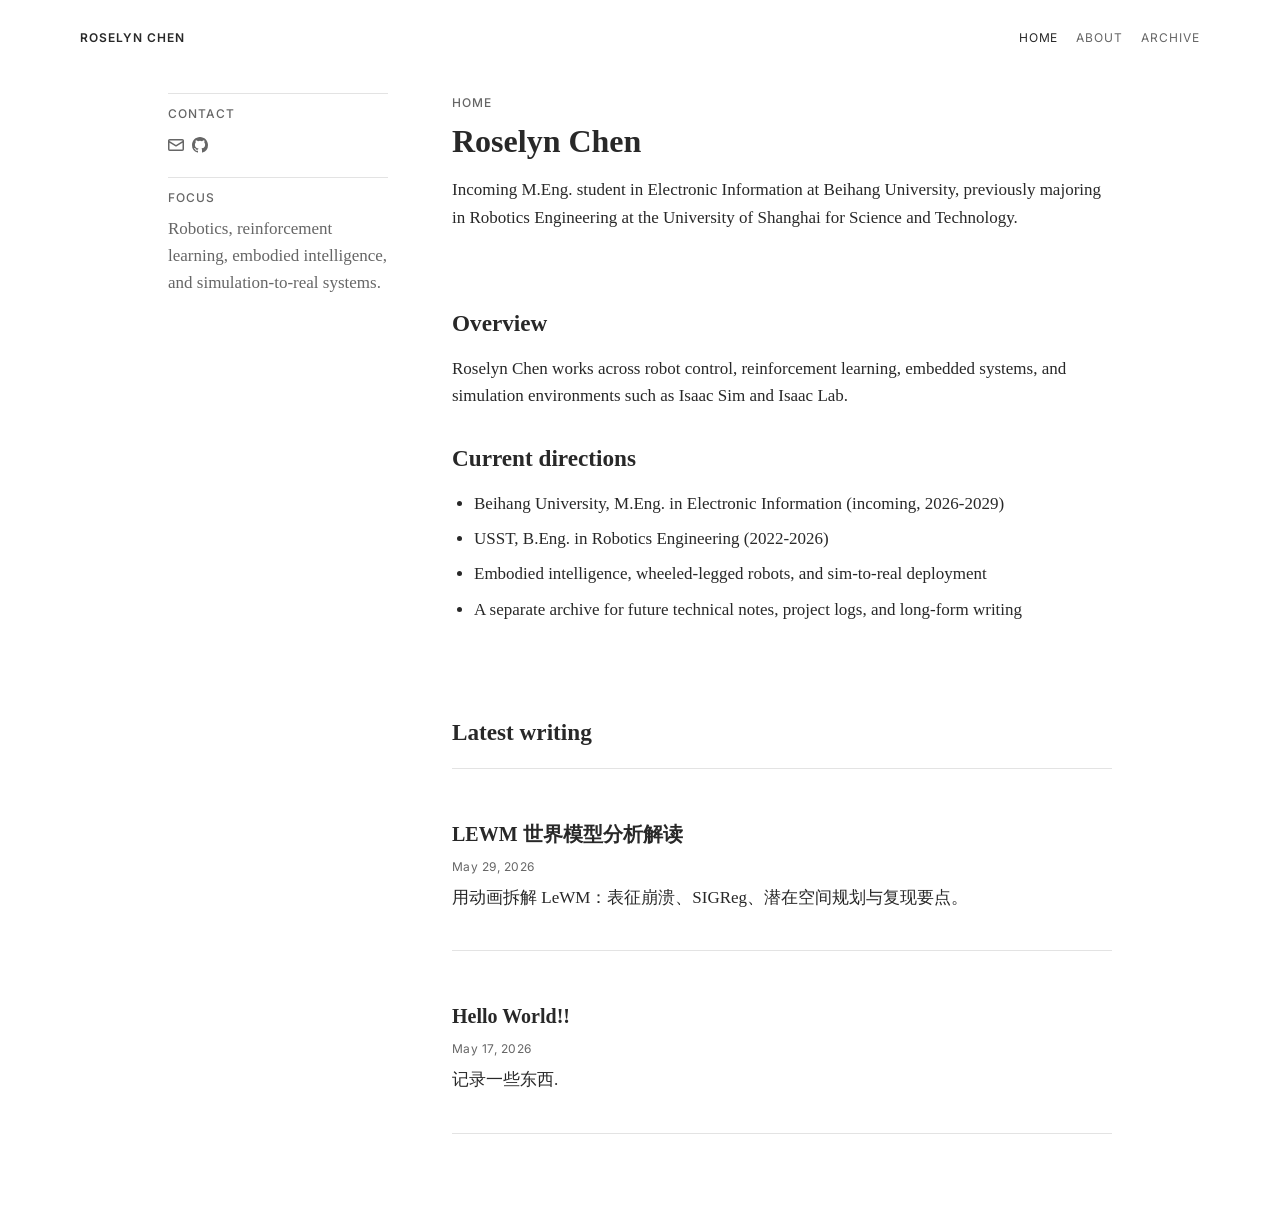
<file: index.html>
<!DOCTYPE html>
<html lang="en">
<head>
  <meta charset="UTF-8">
  <meta name="viewport" content="width=device-width, initial-scale=1.0">
  <title>Roselyn Chen</title>
  <meta
    name="description"
    content="Roselyn Chen&#x27;s personal homepage, focused on robotics, reinforcement learning, and embodied intelligence."
  >
  <link rel="preconnect" href="https://fonts.googleapis.com">
  <link rel="preconnect" href="https://fonts.gstatic.com" crossorigin>
  <link
    href="https://fonts.googleapis.com/css2?family=Inter:wght@400;500;600&display=swap"
    rel="stylesheet"
  >
  <link rel="stylesheet" href="./styles.css">
</head>
<body>
  <div class="page">
    <header class="site-header">
      <a class="brand" href="./">Roselyn Chen</a>
      <nav class="site-nav" aria-label="Primary">
        <a href="./" aria-current="page">Home</a>
        <a href="./about/">About</a>
        <a href="./archive/">Archive</a>
      </nav>
    </header>

    <main class="layout home-layout">
      <aside class="side-rail">
        <section class="rail-block">
          <p class="rail-label">Contact</p>
          <p class="rail-copy"><a href="mailto:wzzzynk@gmail.com" aria-label="Email"><svg class="icon" viewBox="0 0 16 16" width="16" height="16" fill="currentColor" aria-hidden="true"><path d="M1.75 2h12.5c.966 0 1.75.784 1.75 1.75v8.5A1.75 1.75 0 0 1 14.25 14H1.75A1.75 1.75 0 0 1 0 12.25v-8.5C0 2.784.784 2 1.75 2ZM1.5 12.251c0 .138.112.25.25.25h12.5a.25.25 0 0 0 .25-.25V5.809L8.38 9.397a.75.75 0 0 1-.76 0L1.5 5.809v6.442Zm13-8.181v-.32a.25.25 0 0 0-.25-.25H1.75a.25.25 0 0 0-.25.25v.32L8 7.88Z"/></svg></a> <a href="https://github.com/rosay4" aria-label="GitHub"><svg class="icon" viewBox="0 0 16 16" width="16" height="16" fill="currentColor" aria-hidden="true"><path d="M8 0C3.58 0 0 3.58 0 8a8 8 0 0 0 5.47 7.59c.4.07.55-.17.55-.38 0-.19-.01-.82-.01-1.49-2.01.37-2.53-.49-2.69-.94-.09-.23-.48-.94-.82-1.13-.28-.15-.68-.52-.01-.53.63-.01 1.08.58 1.23.82.72 1.21 1.87.87 2.33.66.07-.52.28-.87.51-1.07-1.78-.2-3.64-.89-3.64-3.95 0-.87.31-1.59.82-2.15-.08-.2-.36-1.02.08-2.12 0 0 .67-.21 2.2.82a7.63 7.63 0 0 1 4 0c1.53-1.04 2.2-.82 2.2-.82.44 1.1.16 1.92.08 2.12.51.56.82 1.27.82 2.15 0 3.07-1.87 3.75-3.65 3.95.29.25.54.73.54 1.48 0 1.07-.01 1.93-.01 2.2 0 .21.15.46.55.38A8.01 8.01 0 0 0 16 8c0-4.42-3.58-8-8-8z"/></svg></a></p>
        </section>

        <section class="rail-block">
          <p class="rail-label">Focus</p>
          <p class="rail-copy">Robotics, reinforcement learning, embodied intelligence, and simulation-to-real systems.</p>
        </section>
      </aside>

      <div class="content">
        <section class="home-intro">
          <p class="eyebrow">Home</p>
          <h1>Roselyn Chen</h1>
          <p class="intro-lead">Incoming M.Eng. student in Electronic Information at Beihang University, previously majoring in Robotics Engineering at the University of Shanghai for Science and Technology.</p>
        </section>

        <section class="tm-article-body page-markdown-body">
          <h2 id="overview">Overview</h2>
          <p>Roselyn Chen works across robot control, reinforcement learning, embedded systems, and simulation environments such as Isaac Sim and Isaac Lab.</p>
          <h2 id="current-directions">Current directions</h2>
          <ul><li>Beihang University, M.Eng. in Electronic Information (incoming, 2026-2029)</li><li>USST, B.Eng. in Robotics Engineering (2022-2026)</li><li>Embodied intelligence, wheeled-legged robots, and sim-to-real deployment</li><li>A separate archive for future technical notes, project logs, and long-form writing</li></ul>
        </section>

        <section class="tm-article-body tm-archive-list home-latest">
          <h2>Latest writing</h2>
          <article class="tm-list-item compact-post">
            <h3><a href="./archive/lewm-world-model/">LEWM 世界模型分析解读</a></h3>
            <div class="post-meta-line">
              <span>May 29, 2026</span>
              <span></span>
            </div>
            <p>用动画拆解 LeWM：表征崩溃、SIGReg、潜在空间规划与复现要点。</p>
          </article>
          <article class="tm-list-item compact-post">
            <h3><a href="./archive/hello-world/">Hello World!!</a></h3>
            <div class="post-meta-line">
              <span>May 17, 2026</span>
              <span></span>
            </div>
            <p>记录一些东西.</p>
          </article>
        </section>
      </div>
    </main>
  </div>
</body>
</html>
</file>
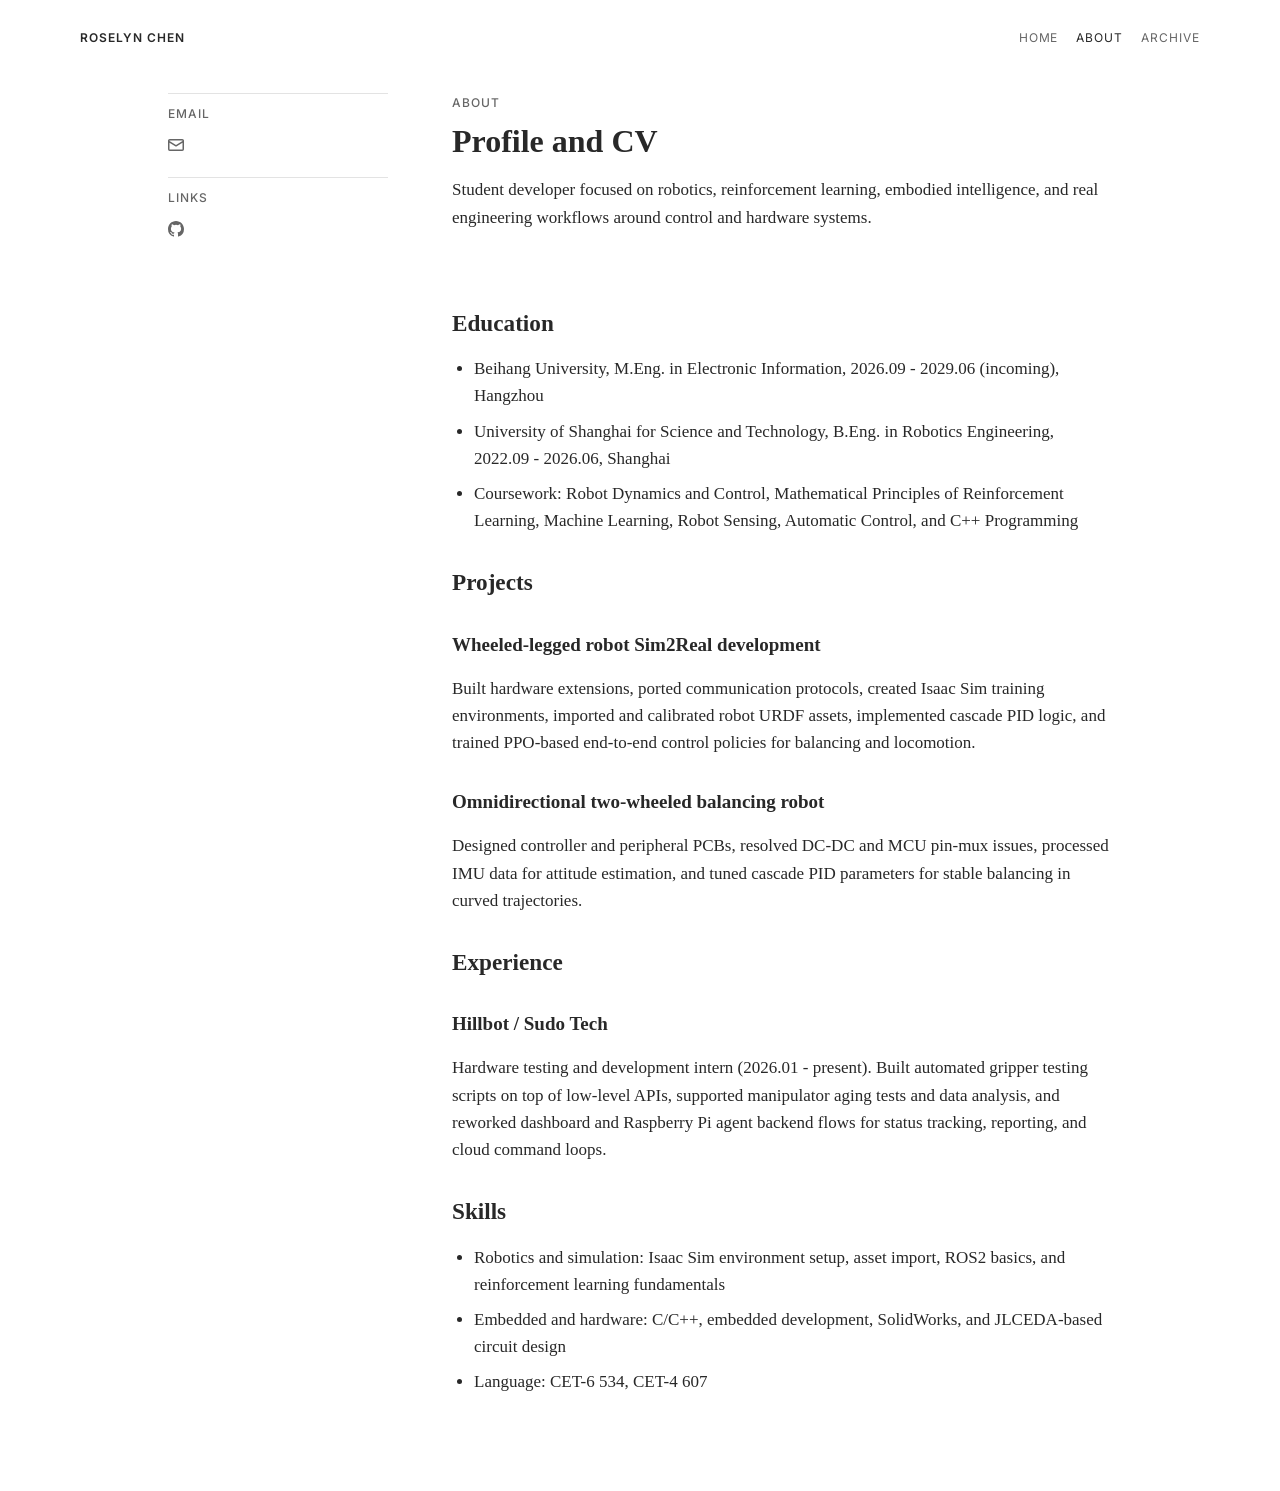
<file: about/index.html>
<!DOCTYPE html>
<html lang="en">
<head>
  <meta charset="UTF-8">
  <meta name="viewport" content="width=device-width, initial-scale=1.0">
  <title>Roselyn Chen | About</title>
  <meta
    name="description"
    content="About Roselyn Chen: education, projects, work experience, and skills."
  >
  <link rel="preconnect" href="https://fonts.googleapis.com">
  <link rel="preconnect" href="https://fonts.gstatic.com" crossorigin>
  <link
    href="https://fonts.googleapis.com/css2?family=Inter:wght@400;500;600&display=swap"
    rel="stylesheet"
  >
  <link rel="stylesheet" href="../styles.css">
</head>
<body>
  <div class="page">
    <header class="site-header">
      <a class="brand" href="../">Roselyn Chen</a>
      <nav class="site-nav" aria-label="Primary">
        <a href="../">Home</a>
        <a href="../about/" aria-current="page">About</a>
        <a href="../archive/">Archive</a>
      </nav>
    </header>

    <main class="layout home-layout">
      <aside class="side-rail">
        <section class="rail-block">
          <p class="rail-label">Email</p>
          <p class="rail-copy"><a href="mailto:wzzzynk@gmail.com" aria-label="Email"><svg class="icon" viewBox="0 0 16 16" width="16" height="16" fill="currentColor" aria-hidden="true"><path d="M1.75 2h12.5c.966 0 1.75.784 1.75 1.75v8.5A1.75 1.75 0 0 1 14.25 14H1.75A1.75 1.75 0 0 1 0 12.25v-8.5C0 2.784.784 2 1.75 2ZM1.5 12.251c0 .138.112.25.25.25h12.5a.25.25 0 0 0 .25-.25V5.809L8.38 9.397a.75.75 0 0 1-.76 0L1.5 5.809v6.442Zm13-8.181v-.32a.25.25 0 0 0-.25-.25H1.75a.25.25 0 0 0-.25.25v.32L8 7.88Z"/></svg></a></p>
        </section>

        <section class="rail-block">
          <p class="rail-label">Links</p>
          <p class="rail-copy"><a href="https://github.com/rosay4" aria-label="GitHub"><svg class="icon" viewBox="0 0 16 16" width="16" height="16" fill="currentColor" aria-hidden="true"><path d="M8 0C3.58 0 0 3.58 0 8a8 8 0 0 0 5.47 7.59c.4.07.55-.17.55-.38 0-.19-.01-.82-.01-1.49-2.01.37-2.53-.49-2.69-.94-.09-.23-.48-.94-.82-1.13-.28-.15-.68-.52-.01-.53.63-.01 1.08.58 1.23.82.72 1.21 1.87.87 2.33.66.07-.52.28-.87.51-1.07-1.78-.2-3.64-.89-3.64-3.95 0-.87.31-1.59.82-2.15-.08-.2-.36-1.02.08-2.12 0 0 .67-.21 2.2.82a7.63 7.63 0 0 1 4 0c1.53-1.04 2.2-.82 2.2-.82.44 1.1.16 1.92.08 2.12.51.56.82 1.27.82 2.15 0 3.07-1.87 3.75-3.65 3.95.29.25.54.73.54 1.48 0 1.07-.01 1.93-.01 2.2 0 .21.15.46.55.38A8.01 8.01 0 0 0 16 8c0-4.42-3.58-8-8-8z"/></svg></a></p>
        </section>
      </aside>

      <div class="content">
        <section class="home-intro">
          <p class="eyebrow">About</p>
          <h1>Profile and CV</h1>
          <p class="intro-lead">Student developer focused on robotics, reinforcement learning, embodied intelligence, and real engineering workflows around control and hardware systems.</p>
        </section>

        <section class="tm-article-body page-markdown-body">
          <h2 id="education">Education</h2>
          <ul><li>Beihang University, M.Eng. in Electronic Information, 2026.09 - 2029.06 (incoming), Hangzhou</li><li>University of Shanghai for Science and Technology, B.Eng. in Robotics Engineering, 2022.09 - 2026.06, Shanghai</li><li>Coursework: Robot Dynamics and Control, Mathematical Principles of Reinforcement Learning, Machine Learning, Robot Sensing, Automatic Control, and C++ Programming</li></ul>
          <h2 id="projects">Projects</h2>
          <h3 id="wheeled-legged-robot-sim2real-development">Wheeled-legged robot Sim2Real development</h3>
          <p>Built hardware extensions, ported communication protocols, created Isaac Sim training environments, imported and calibrated robot URDF assets, implemented cascade PID logic, and trained PPO-based end-to-end control policies for balancing and locomotion.</p>
          <h3 id="omnidirectional-two-wheeled-balancing-robot">Omnidirectional two-wheeled balancing robot</h3>
          <p>Designed controller and peripheral PCBs, resolved DC-DC and MCU pin-mux issues, processed IMU data for attitude estimation, and tuned cascade PID parameters for stable balancing in curved trajectories.</p>
          <h2 id="experience">Experience</h2>
          <h3 id="hillbot-sudo-tech">Hillbot / Sudo Tech</h3>
          <p>Hardware testing and development intern (2026.01 - present). Built automated gripper testing scripts on top of low-level APIs, supported manipulator aging tests and data analysis, and reworked dashboard and Raspberry Pi agent backend flows for status tracking, reporting, and cloud command loops.</p>
          <h2 id="skills">Skills</h2>
          <ul><li>Robotics and simulation: Isaac Sim environment setup, asset import, ROS2 basics, and reinforcement learning fundamentals</li><li>Embedded and hardware: C/C++, embedded development, SolidWorks, and JLCEDA-based circuit design</li><li>Language: CET-6 534, CET-4 607</li></ul>
        </section>

      </div>
    </main>
  </div>
</body>
</html>
</file>
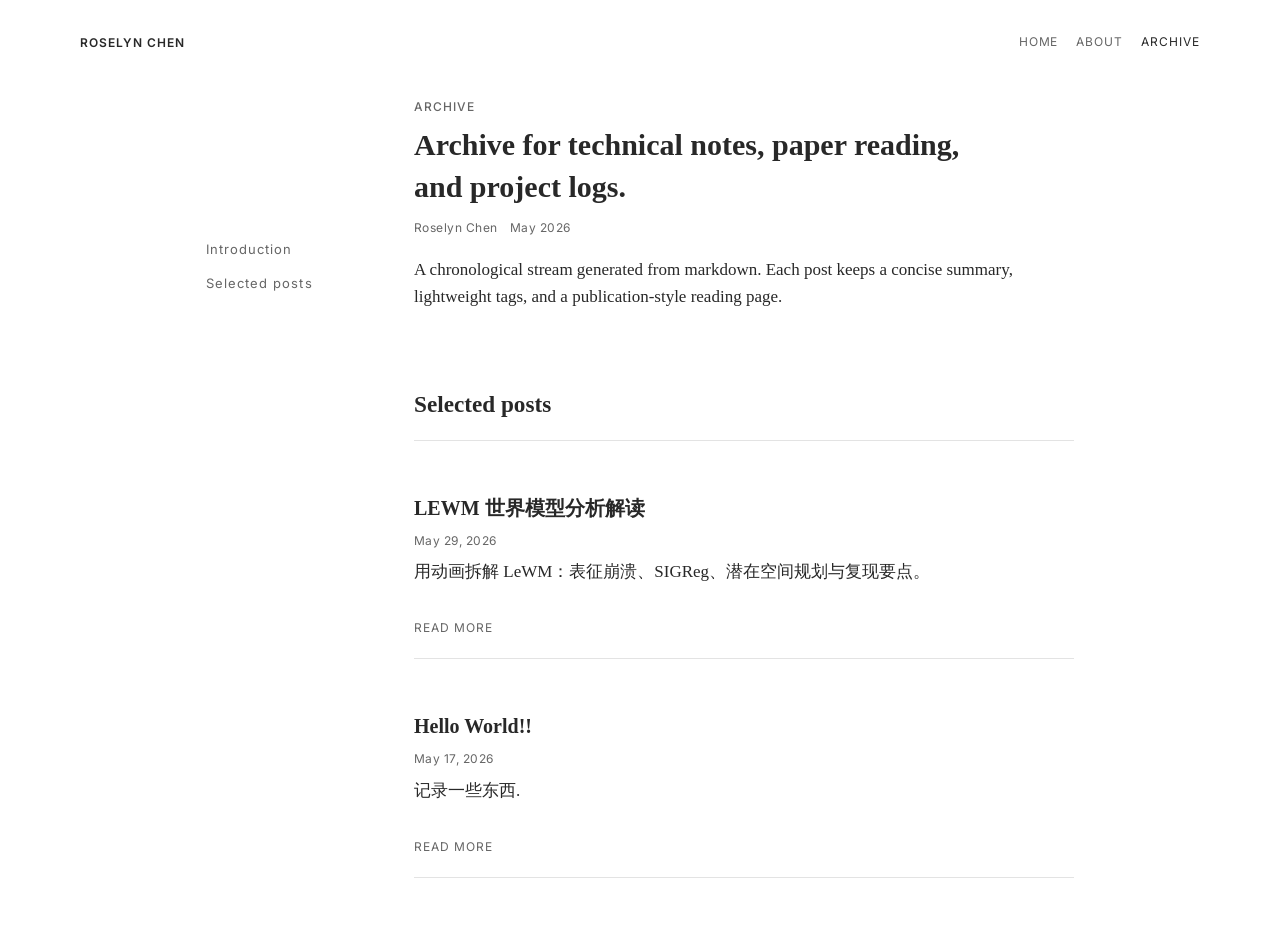
<file: archive/index.html>
<!DOCTYPE html>
<html lang="en">
<head>
  <meta charset="UTF-8">
  <meta name="viewport" content="width=device-width, initial-scale=1.0">
  <title>Roselyn Chen | Archive</title>
  <meta
    name="description"
    content="Archive for future writing, project notes, and technical posts generated from markdown."
  >
  <link rel="preconnect" href="https://fonts.googleapis.com">
  <link rel="preconnect" href="https://fonts.gstatic.com" crossorigin>
  <link
    href="https://fonts.googleapis.com/css2?family=Inter:wght@400;500;600&display=swap"
    rel="stylesheet"
  >
  <link rel="stylesheet" href="../styles.css">
</head>
<body>
  <div class="page page-article-ref">
    <header class="tm-header">
      <div class="tm-header-left">
        <a class="tm-wordmark" href="../">Roselyn Chen</a>
      </div>
      <nav class="tm-top-nav" aria-label="Primary">
        <a href="../">Home</a>
        <a href="../about/">About</a>
        <a href="./" aria-current="page">Archive</a>
      </nav>
    </header>

    <main class="tm-main">
      <aside class="tm-toc" aria-label="On this page">
        <a href="#archive-top">Introduction</a>
        <a href="#selected-posts">Selected posts</a>
      </aside>

      <div class="tm-content">
        <section id="archive-top" class="tm-hero">
          <p class="tm-kicker">Archive</p>
          <h1>Archive for technical notes, paper reading, and project logs.</h1>
          <div class="tm-meta">
            <span>Roselyn Chen</span>
            <span>May 2026</span>
          </div>
          <p class="tm-intro">
            A chronological stream generated from markdown. Each post keeps a concise summary, lightweight tags, and a publication-style reading page.
          </p>
        </section>

        <section id="selected-posts" class="tm-article-body tm-archive-list">
          <h2>Selected posts</h2>
          <article class="tm-list-item">
            <h3><a href="./lewm-world-model/">LEWM 世界模型分析解读</a></h3>
            <div class="post-meta-line">
              <span>May 29, 2026</span>
              <span></span>
            </div>
            <p>用动画拆解 LeWM：表征崩溃、SIGReg、潜在空间规划与复现要点。</p>
            <a class="read-more" href="./lewm-world-model/">Read More</a>
          </article>

          <article class="tm-list-item">
            <h3><a href="./hello-world/">Hello World!!</a></h3>
            <div class="post-meta-line">
              <span>May 17, 2026</span>
              <span></span>
            </div>
            <p>记录一些东西.</p>
            <a class="read-more" href="./hello-world/">Read More</a>
          </article>
        </section>
      </div>
    </main>
  </div>
</body>
</html>
</file>
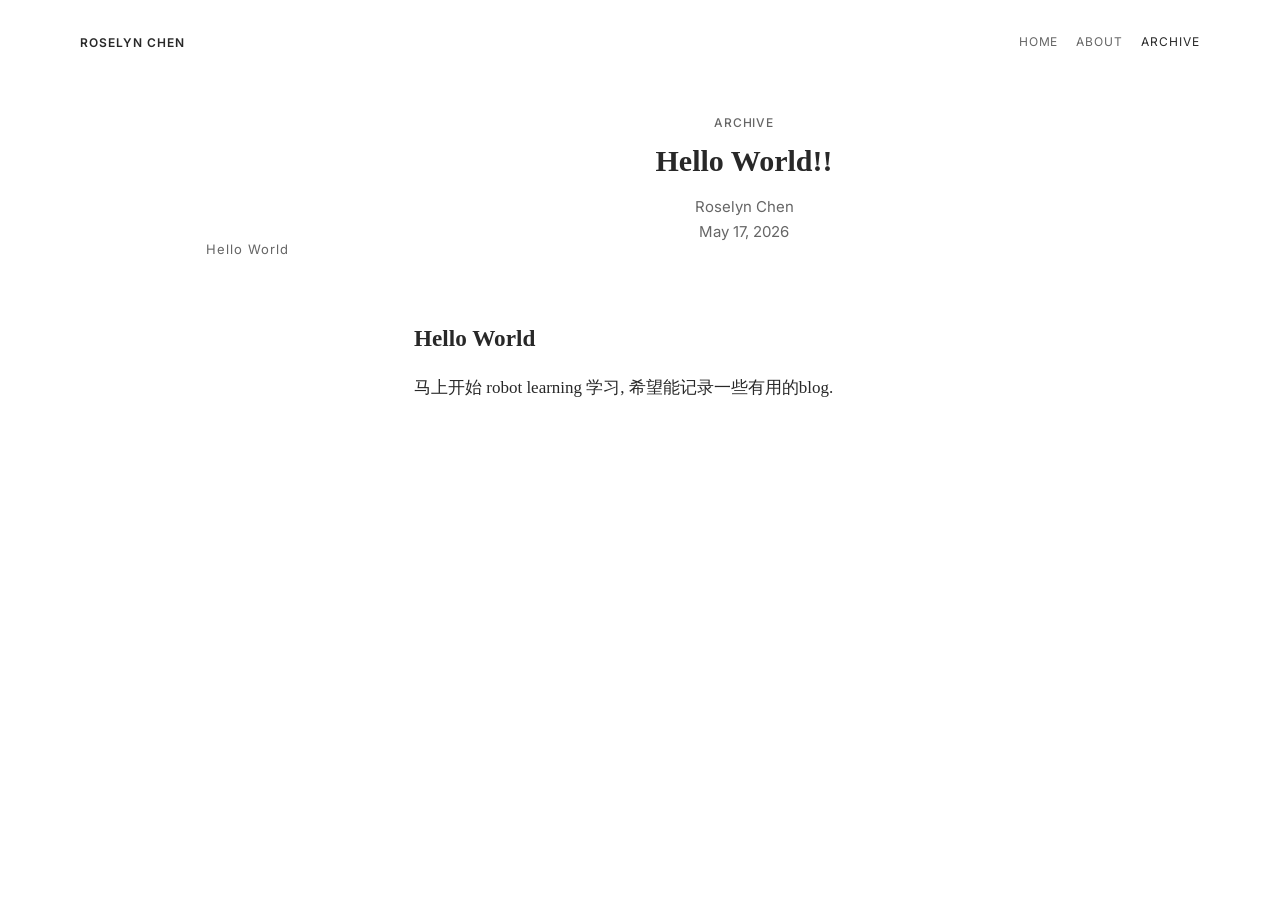
<file: archive/hello-world/index.html>
<!DOCTYPE html>
<html lang="en">
<head>
  <meta charset="UTF-8">
  <meta name="viewport" content="width=device-width, initial-scale=1.0">
  <title>Roselyn Chen | Article</title>
  <meta
    name="description"
    content="A publication-style article layout generated from markdown."
  >
  <link rel="preconnect" href="https://fonts.googleapis.com">
  <link rel="preconnect" href="https://fonts.gstatic.com" crossorigin>
  <link
    href="https://fonts.googleapis.com/css2?family=Inter:wght@400;500;600&display=swap"
    rel="stylesheet"
  >
  <link rel="stylesheet" href="../../styles.css">
  
</head>
<body>
  <div class="page page-article-ref">
    <header class="tm-header">
      <div class="tm-header-left">
        <a class="tm-wordmark" href="../../">Roselyn Chen</a>
      </div>
      <nav class="tm-top-nav" aria-label="Primary">
        <a href="../../">Home</a>
        <a href="../../about/">About</a>
        <a href="../" aria-current="page">Archive</a>
      </nav>
    </header>

    <main class="tm-main">
      <aside class="tm-toc" aria-label="On this page">
        <a class="tm-toc-h2" href="#hello-world">Hello World</a>
      </aside>

      <article class="tm-content">
        <header class="tm-hero tm-hero-centered">
          <p class="tm-kicker">Archive</p>
          <h1 class="tm-title-highlight">Hello World!!</h1>
          <div class="tm-publish-metadata">
            <span>Roselyn Chen</span>
            <span>May 17, 2026</span>
          </div>
        </header>

        <section class="tm-article-body">
          <h2 id="hello-world">Hello World</h2>
          <p>马上开始 robot learning 学习, 希望能记录一些有用的blog.</p>
        </section>
      </article>
    </main>
  </div>
</body>
</html>
</file>
<file: styles.css>
:root {
  --bg: #ffffff;
  --text: #282828;
  --muted: #666666;
  --line: #e3e3e3;
  --sans: "Inter", Arial, sans-serif;
  --serif: "Iowan Old Style BT", Georgia, serif;
  --page-width: 1120px;
  --content-width: 660px;
}

* {
  box-sizing: border-box;
}

html {
  scroll-behavior: smooth;
}

body {
  margin: 0;
  background: var(--bg);
  color: var(--text);
  font-family: var(--serif);
  font-size: 17px;
  line-height: 1.6;
}

a {
  color: inherit;
  text-decoration: none;
}

code {
  font-family: var(--serif);
  font-size: 0.95em;
}

.page {
  width: min(calc(100% - 36px), var(--page-width));
  margin: 0 auto;
  padding: 18px 0 72px;
}

.site-header,
.tm-header {
  display: flex;
  align-items: center;
  justify-content: space-between;
  gap: 24px;
  padding: 10px 0 18px;
}

.brand,
.site-nav a,
.rail-label,
.eyebrow,
.tm-wordmark,
.tm-top-nav a,
.tm-kicker,
.tm-toc a,
.profile-key {
  font-family: var(--sans);
  font-size: 12px;
  letter-spacing: 0.08em;
  text-transform: uppercase;
}

.brand,
.tm-wordmark {
  font-weight: 600;
}

.site-nav,
.tm-top-nav {
  display: flex;
  flex-wrap: wrap;
  gap: 18px;
}

.site-nav a,
.tm-top-nav a,
.rail-label,
.rail-copy,
.eyebrow,
.profile-key,
.tm-toc a,
.tm-kicker,
.tm-meta {
  color: var(--muted);
}

.site-nav a[aria-current="page"],
.tm-top-nav a[aria-current="page"] {
  color: var(--text);
}

.layout {
  display: grid;
  grid-template-columns: 220px minmax(0, 660px);
  gap: 64px;
  justify-content: center;
  padding-top: 18px;
}

.home-layout {
  padding-top: 28px;
}

.side-rail,
.tm-toc {
  display: grid;
  gap: 18px;
  align-content: start;
  position: sticky;
  top: 24px;
  height: fit-content;
  min-width: 0;
}

.rail-block {
  padding-top: 10px;
  border-top: 1px solid var(--line);
}

.rail-label,
.eyebrow,
.tm-kicker {
  margin: 0 0 8px;
  font-weight: 500;
}

.rail-copy,
.intro-lead,
.profile-value,
.tm-intro,
.tm-article-body p,
.tm-list-item p {
  margin: 0;
  font-size: 17px;
  line-height: 27.2px;
}

.content,
.tm-content {
  display: grid;
  gap: 40px;
}

.home-intro,
.section-block {
  border-top: 1px solid var(--line);
  padding-top: 16px;
}

.home-intro {
  border-top: 0;
  padding-top: 0;
}

.home-intro h1,
.section-head h2,
.tm-hero h1,
.tm-article-body h2,
.tm-list-item h3 {
  margin: 0;
  font-family: var(--serif);
  font-weight: 600;
  color: var(--text);
}

.home-intro h1 {
  font-size: 32px;
  line-height: 42px;
  margin-bottom: 14px;
}

.intro-lead + .intro-lead {
  margin-top: 14px;
}

.section-head {
  display: grid;
  gap: 6px;
  margin-bottom: 12px;
}

.section-head h2 {
  font-size: 23.2px;
  line-height: 32.48px;
}

.profile-list {
  display: grid;
}

.profile-row {
  display: grid;
  grid-template-columns: 150px minmax(0, 1fr);
  gap: 18px;
  padding: 14px 0;
  border-top: 1px solid var(--line);
}

.profile-key,
.profile-value {
  margin: 0;
}

.profile-value code {
  white-space: nowrap;
}

.tm-main {
  display: grid;
  grid-template-columns: 160px minmax(0, 660px);
  gap: 48px;
  justify-content: center;
  align-items: start;
  padding-top: 16px;
}

.tm-toc {
  gap: 10px;
  max-height: calc(100vh - 48px);
  overflow-y: auto;
  overscroll-behavior: contain;
  padding-top: 148px;
  padding-right: 10px;
  padding-bottom: 28px;
  scrollbar-width: thin;
  scrollbar-color: #d4d4d4 transparent;
}

.tm-toc::-webkit-scrollbar {
  width: 4px;
}

.tm-toc::-webkit-scrollbar-thumb {
  background: #d4d4d4;
  border-radius: 999px;
}

.tm-hero {
  padding-top: 8px;
}

.tm-hero h1 {
  max-width: 570px;
  font-size: 30px;
  line-height: 42px;
  overflow-wrap: anywhere;
}

.tm-hero-centered {
  display: grid;
  justify-items: center;
  text-align: center;
  padding-top: 24px;
}

.tm-title-highlight {
  max-width: 620px;
  overflow-wrap: anywhere;
}

.tm-meta {
  display: flex;
  flex-wrap: wrap;
  gap: 12px;
  margin-top: 10px;
  font-family: var(--sans);
  font-size: 12px;
  letter-spacing: 0.04em;
}

.tm-intro {
  max-width: 660px;
  margin-top: 18px;
}

.tm-publish-metadata {
  display: grid;
  justify-items: center;
  gap: 8px;
  margin-top: 16px;
  font-family: var(--sans);
  font-size: 15px;
  line-height: 17px;
  color: var(--muted);
}

.tm-article-body {
  max-width: 660px;
  padding-top: 4px;
}

.tm-article-body p {
  margin-bottom: 23.2px;
}

.tm-article-body ul,
.tm-article-body ol,
.page-markdown-body ul,
.page-markdown-body ol {
  margin: 0 0 23.2px;
  padding-left: 22px;
}

.tm-article-body li,
.page-markdown-body li {
  margin-bottom: 8px;
  font-size: 17px;
  line-height: 27.2px;
}

.tm-article-body h2 {
  font-size: 23.2px;
  line-height: 32.48px;
  margin: 38px 0 19.2px;
  scroll-margin-top: 32px;
  overflow-wrap: anywhere;
}

.tm-article-body h3 {
  margin: 34px 0 16px;
  font-family: var(--serif);
  font-size: 19px;
  line-height: 28px;
  font-weight: 600;
  scroll-margin-top: 32px;
  overflow-wrap: anywhere;
}

.tm-article-body h4 {
  margin: 28px 0 12px;
  font-family: var(--serif);
  font-size: 17px;
  line-height: 26px;
  font-weight: 600;
  scroll-margin-top: 32px;
  overflow-wrap: anywhere;
}

.tm-article-body h5 {
  margin: 24px 0 10px;
  font-family: var(--serif);
  font-size: 15px;
  line-height: 24px;
  font-weight: 600;
  scroll-margin-top: 32px;
  overflow-wrap: anywhere;
}

.tm-article-body h6 {
  margin: 20px 0 8px;
  font-family: var(--serif);
  font-size: 14px;
  line-height: 22px;
  font-weight: 600;
  color: var(--muted);
  scroll-margin-top: 32px;
  overflow-wrap: anywhere;
}

.tm-archive-list {
  padding-top: 0;
}

.tm-list-item {
  padding: 18px 0;
  border-top: 1px solid var(--line);
}

.tm-list-item:last-child {
  border-bottom: 1px solid var(--line);
}

.tm-list-item h3 {
  font-size: 20px;
  line-height: 30px;
  margin-bottom: 8px;
  overflow-wrap: anywhere;
}

.post-meta-line {
  display: flex;
  flex-wrap: wrap;
  gap: 8px 12px;
  align-items: center;
  margin-bottom: 8px;
  font-family: var(--sans);
  font-size: 12px;
  letter-spacing: 0.04em;
  color: var(--muted);
}

.post-tag {
  display: inline-block;
  margin-right: 6px;
  padding: 1px 7px;
  border: 1px solid var(--line);
  border-radius: 999px;
  letter-spacing: 0;
}

.read-more {
  display: inline-block;
  margin-top: 10px;
  font-family: var(--sans);
  font-size: 12px;
  letter-spacing: 0.08em;
  text-transform: uppercase;
  color: var(--muted);
}

.read-more:hover {
  color: var(--text);
}

.home-latest {
  margin-top: -8px;
}

.compact-post {
  padding: 16px 0;
}

.tm-article-body blockquote,
.page-markdown-body blockquote {
  margin: 0 0 23.2px;
  padding-left: 18px;
  border-left: 2px solid var(--line);
  color: var(--muted);
}

.tm-article-body pre,
.page-markdown-body pre {
  margin: 0 0 23.2px;
  padding: 16px 18px;
  overflow-x: auto;
  background: #f5f5f5;
  border: 1px solid var(--line);
}

.tm-article-body pre code,
.page-markdown-body pre code {
  font-family: "SFMono-Regular", Consolas, monospace;
  font-size: 14px;
}

.tm-article-body img,
.page-markdown-body img {
  display: block;
  max-width: 100%;
  height: auto;
  margin: 0 0 23.2px;
}

.page-markdown-body h1,
.page-markdown-body h2,
.page-markdown-body h3 {
  margin: 32px 0 16px;
  font-family: var(--serif);
  font-weight: 600;
  color: var(--text);
}

.page-markdown-body h1 {
  font-size: 30px;
  line-height: 42px;
}

.page-markdown-body h2 {
  font-size: 23.2px;
  line-height: 32.48px;
}

.page-markdown-body h3 {
  font-size: 19px;
  line-height: 28px;
}

/* TOC hierarchical styles */
.tm-toc details {
  margin: 0;
  min-width: 0;
}

.tm-toc details > summary {
  display: block;
  list-style: none;
  cursor: pointer;
}

.tm-toc details > summary::-webkit-details-marker,
.tm-toc details > summary::marker {
  display: none;
  content: "";
}

.tm-toc a {
  display: block;
  text-decoration: none;
  color: var(--muted);
  font-size: 13px;
  line-height: 20px;
  padding: 2px 0;
  overflow-wrap: anywhere;
  text-transform: none;
  word-break: normal;
}

.tm-toc a:hover {
  color: var(--text);
}

.tm-toc .tm-toc-h3 { padding-left: 12px; }
.tm-toc .tm-toc-h4 { padding-left: 24px; }
.tm-toc .tm-toc-h5 { padding-left: 36px; }
.tm-toc .tm-toc-h6 { padding-left: 48px; }

.icon {
  display: inline-block;
  vertical-align: -3px;
  margin-right: 4px;
  fill: currentColor;
}

.lewm-stage {
  position: relative;
  display: grid;
  gap: 22px;
  margin: 12px 0 42px;
  padding: 26px;
  overflow: hidden;
  border: 1px solid var(--line);
  background:
    linear-gradient(90deg, rgba(32, 84, 126, 0.055) 1px, transparent 1px),
    linear-gradient(180deg, rgba(32, 84, 126, 0.045) 1px, transparent 1px),
    #ffffff;
  background-size: 26px 26px;
}

.lewm-stage::after {
  content: "";
  position: absolute;
  inset: 0;
  pointer-events: none;
  border: 1px solid rgba(28, 60, 82, 0.08);
}

.lewm-copy {
  position: relative;
  z-index: 1;
  max-width: 500px;
}

.lewm-copy p {
  margin-bottom: 0;
}

.lewm-label {
  display: inline-block;
  margin-bottom: 8px;
  font-family: var(--sans);
  font-size: 11px;
  letter-spacing: 0.12em;
  text-transform: uppercase;
  color: #48606d;
}

.lewm-pipeline {
  display: grid;
  grid-template-columns: 72px 1fr 92px 1fr 108px 1fr 98px 1fr 78px;
  align-items: center;
  gap: 10px;
  min-height: 128px;
}

.lewm-frame,
.lewm-chip,
.collapse-zero,
.loss-term,
.state {
  display: grid;
  place-items: center;
  border: 1px solid #cbd6dc;
  background: rgba(255, 255, 255, 0.88);
  box-shadow: 0 10px 28px rgba(20, 54, 75, 0.06);
}

.lewm-frame {
  height: 72px;
  font-family: var(--sans);
  font-size: 15px;
  white-space: nowrap;
}

.lewm-chip {
  height: 42px;
  font-family: var(--sans);
  font-size: 12px;
  letter-spacing: 0.08em;
  text-transform: uppercase;
  animation: lewm-chip-glow 3.2s ease-in-out infinite;
}

.lewm-arrow {
  height: 1px;
  background: linear-gradient(90deg, transparent, #7695a7, transparent);
  transform-origin: left;
  animation: lewm-pulse-line 2.8s ease-in-out infinite;
  position: relative;
}

.lewm-arrow::after {
  content: "";
  position: absolute;
  top: -2px;
  left: 0;
  width: 8px;
  height: 5px;
  border-radius: 50%;
  background: #4a8aaa;
  box-shadow: 0 0 8px rgba(74, 138, 170, 0.6);
  animation: lewm-flow-dot 2s ease-in-out infinite;
}

.lewm-latent-cloud {
  position: relative;
  height: 94px;
  border: 1px solid #d7e0e5;
  border-radius: 50%;
  animation: lewm-breathe 4.8s ease-in-out infinite;
  background: radial-gradient(circle, rgba(49, 93, 120, 0.04), transparent 70%);
}

.lewm-latent-cloud span,
.sigreg-cloud span {
  position: absolute;
  width: 7px;
  height: 7px;
  border-radius: 50%;
  background: #355e76;
  opacity: 0.74;
}

.lewm-latent-cloud span:nth-child(1) { left: 24%; top: 38%; }
.lewm-latent-cloud span:nth-child(2) { left: 36%; top: 26%; }
.lewm-latent-cloud span:nth-child(3) { left: 48%; top: 58%; }
.lewm-latent-cloud span:nth-child(4) { left: 60%; top: 34%; }
.lewm-latent-cloud span:nth-child(5) { left: 70%; top: 52%; }
.lewm-latent-cloud span:nth-child(6) { left: 42%; top: 44%; }

.collapse-board {
  position: relative;
  min-height: 210px;
}

.collapse-inputs {
  position: absolute;
  left: 0;
  top: 16px;
  display: grid;
  gap: 12px;
}

.collapse-inputs span {
  width: 92px;
  padding: 7px 10px;
  border: 1px solid #d3dde2;
  background: #fff;
  font-family: var(--sans);
  font-size: 12px;
  text-align: center;
  animation: collapse-slide 4s ease-in-out infinite;
}

.collapse-inputs span:nth-child(2) { animation-delay: 0.2s; }
.collapse-inputs span:nth-child(3) { animation-delay: 0.4s; }
.collapse-inputs span:nth-child(4) { animation-delay: 0.6s; }

.collapse-funnel {
  position: absolute;
  left: 138px;
  top: 34px;
  width: 220px;
  height: 132px;
  clip-path: polygon(0 0, 100% 44%, 100% 56%, 0 100%);
  background: linear-gradient(90deg, rgba(80, 112, 130, 0.08), rgba(180, 80, 80, 0.18));
  animation: collapse-funnel-pulse 4s ease-in-out infinite;
}

.collapse-zero {
  position: absolute;
  right: 122px;
  top: 74px;
  width: 58px;
  height: 58px;
  border-radius: 50%;
  font-family: var(--sans);
  font-size: 18px;
  animation: zero-lock 4s ease-in-out infinite;
  border-color: #c0a0a0;
}

.collapse-loss {
  position: absolute;
  right: 0;
  top: 90px;
  font-family: var(--sans);
  font-size: 12px;
  letter-spacing: 0.1em;
  text-transform: uppercase;
  color: #48606d;
}

.sigreg-visual {
  position: relative;
  height: 250px;
}

.sigreg-cloud {
  position: absolute;
  left: 50%;
  top: 50%;
  width: 170px;
  height: 170px;
  transform: translate(-50%, -50%);
  border: 1px solid #cfdbe1;
  border-radius: 50%;
  animation: sigreg-breathe 5s ease-in-out infinite;
  background: radial-gradient(circle, rgba(49, 93, 120, 0.05), transparent 70%);
}

.sigreg-cloud span:nth-child(1) { left: 30%; top: 22%; }
.sigreg-cloud span:nth-child(2) { left: 42%; top: 31%; }
.sigreg-cloud span:nth-child(3) { left: 57%; top: 22%; }
.sigreg-cloud span:nth-child(4) { left: 66%; top: 41%; }
.sigreg-cloud span:nth-child(5) { left: 51%; top: 48%; }
.sigreg-cloud span:nth-child(6) { left: 35%; top: 55%; }
.sigreg-cloud span:nth-child(7) { left: 61%; top: 62%; }
.sigreg-cloud span:nth-child(8) { left: 44%; top: 71%; }
.sigreg-cloud span:nth-child(9) { left: 73%; top: 55%; }
.sigreg-cloud span:nth-child(10) { left: 25%; top: 42%; }

.beam {
  position: absolute;
  left: 13%;
  top: 50%;
  width: 74%;
  height: 2px;
  background: linear-gradient(90deg, transparent 0%, rgba(55, 93, 115, 0.15) 15%, rgba(55, 93, 115, 0.9) 50%, rgba(55, 93, 115, 0.15) 85%, transparent 100%);
  transform-origin: center;
  animation: beam-scan 3.5s ease-in-out infinite;
  box-shadow: 0 0 12px rgba(55, 93, 115, 0.3);
}

.beam-b {
  transform: rotate(34deg);
  animation-delay: 0.25s;
}

.beam-c {
  transform: rotate(-32deg);
  animation-delay: 0.5s;
}

.projection {
  position: absolute;
  right: 22px;
  width: 84px;
  height: 18px;
  border-bottom: 1px solid #8aa1ae;
}

.projection::before {
  content: "";
  position: absolute;
  left: 12px;
  bottom: 0;
  width: 60px;
  height: 18px;
  border: 1px solid #8aa1ae;
  border-bottom: 0;
  border-radius: 60px 60px 0 0;
  background: linear-gradient(180deg, rgba(55, 93, 115, 0.12), transparent);
  animation: normal-curve 3.6s ease-in-out infinite;
}

.projection-a { top: 48px; }
.projection-b { top: 116px; }
.projection-c { top: 184px; }

.lewm-loss {
  grid-template-columns: 1fr auto 1fr auto 1fr;
  align-items: center;
}

.loss-term {
  min-height: 118px;
  padding: 18px;
  text-align: center;
  transition: box-shadow 0.3s;
}

.loss-term span {
  font-family: var(--sans);
  font-size: 18px;
  color: #263e4d;
}

.loss-term p {
  margin: 8px 0 0;
  color: var(--muted);
}

.loss-term-active {
  animation: sigreg-glow 3.5s ease-in-out infinite;
}

.loss-plus,
.loss-equals {
  font-family: var(--sans);
  color: #6b818d;
}

.planning-space {
  position: relative;
  height: 280px;
  overflow: hidden;
  border: 1px solid #d7e0e5;
  background:
    radial-gradient(circle at 24% 70%, rgba(49, 93, 120, 0.08), transparent 24%),
    radial-gradient(circle at 68% 30%, rgba(49, 93, 120, 0.06), transparent 28%),
    linear-gradient(135deg, rgba(255, 255, 255, 0.92), rgba(245, 250, 252, 0.82));
}

.planning-horizon {
  position: absolute;
  left: 122px;
  right: 118px;
  top: 24px;
  display: grid;
  grid-template-columns: repeat(4, 1fr);
  gap: 8px;
  font-family: var(--sans);
  font-size: 10px;
  letter-spacing: 0.08em;
  color: #7c929f;
  text-transform: uppercase;
}

.planning-horizon span {
  padding-top: 5px;
  border-top: 1px solid rgba(82, 118, 137, 0.28);
}

.state {
  position: absolute;
  z-index: 4;
  width: 68px;
  height: 46px;
  border-radius: 50%;
  font-family: var(--sans);
  font-size: 16px;
  letter-spacing: 0.02em;
  white-space: nowrap;
}

.state-start {
  left: 46px;
  bottom: 38px;
}

.state-goal {
  right: 42px;
  top: 42px;
  border-color: #7f9aaa;
  animation: goal-pulse 3s ease-in-out infinite;
}

.path {
  position: absolute;
  left: 110px;
  top: 84px;
  width: 390px;
  height: 138px;
  border-top: 1px solid rgba(53, 94, 118, 0.18);
  border-radius: 50%;
  transform-origin: left center;
}

.path span {
  position: absolute;
  width: 5px;
  height: 5px;
  border-radius: 50%;
  background: rgba(49, 93, 120, 0.28);
}

.path span:nth-child(1) {
  left: 24%;
  top: -4px;
}

.path span:nth-child(2) {
  left: 52%;
  top: -10px;
}

.path span:nth-child(3) {
  left: 82%;
  top: 2px;
}

.path-bad {
  transform: rotate(-2deg);
  opacity: 0.35;
}

.path-mid {
  transform: rotate(-16deg);
  opacity: 0.5;
}

.path-best {
  border-top: 2px solid rgba(49, 93, 120, 0.64);
  transform: rotate(-24deg);
  box-shadow: 0 -8px 20px rgba(49, 93, 120, 0.11);
  animation: best-path-focus 5.5s ease-in-out infinite;
}

.path-best span {
  background: #315d78;
}

.planned-step {
  position: absolute;
  z-index: 5;
  left: 106px;
  bottom: 68px;
  width: 132px;
  height: 3px;
  background: #263e4d;
  transform: rotate(-24deg);
  transform-origin: left center;
  animation: execute-step 5.5s ease-in-out infinite;
}

.planned-step::after {
  content: "";
  position: absolute;
  right: -2px;
  top: -5px;
  width: 12px;
  height: 12px;
  border-top: 3px solid #263e4d;
  border-right: 3px solid #263e4d;
  transform: rotate(45deg);
}

.planned-step span {
  position: absolute;
  left: 34px;
  top: -24px;
  display: block;
  font-family: var(--sans);
  font-size: 10px;
  letter-spacing: 0.08em;
  text-transform: uppercase;
  color: #263e4d;
  white-space: nowrap;
}

.planned-step span sub {
  font-size: 8px;
}

.planner-dot {
  position: absolute;
  z-index: 3;
  left: 114px;
  bottom: 58px;
  width: 10px;
  height: 10px;
  border-radius: 50%;
  background: #315d78;
  box-shadow: 0 0 12px rgba(49, 93, 120, 0.5), 0 0 24px rgba(49, 93, 120, 0.2);
}

.rollout-dot {
  animation: plan-rollout 5s ease-in-out infinite;
}

.execute-dot {
  z-index: 6;
  width: 12px;
  height: 12px;
  background: #263e4d;
  animation: execute-rollout 5.5s ease-in-out infinite;
}

@keyframes lewm-pulse-line {
  0%, 100% {
    opacity: 0.38;
    transform: scaleX(0.5);
  }
  50% {
    opacity: 1;
    transform: scaleX(1);
  }
}

@keyframes lewm-flow-dot {
  0% {
    left: -8px;
    opacity: 0;
  }
  10% {
    opacity: 1;
  }
  90% {
    opacity: 1;
  }
  100% {
    left: calc(100% - 4px);
    opacity: 0;
  }
}

@keyframes lewm-chip-glow {
  0%, 100% {
    box-shadow: 0 10px 28px rgba(20, 54, 75, 0.06);
  }
  50% {
    box-shadow: 0 10px 28px rgba(20, 54, 75, 0.06), 0 0 16px rgba(49, 93, 120, 0.12);
  }
}

@keyframes lewm-breathe {
  0%, 100% {
    transform: scale(0.96) rotate(0deg);
  }
  50% {
    transform: scale(1.03) rotate(1.5deg);
  }
}

@keyframes collapse-slide {
  0%, 12% {
    transform: translateX(0);
    opacity: 1;
  }
  55%, 70% {
    transform: translateX(200px) scale(0.4);
    opacity: 0.2;
  }
  100% {
    transform: translateX(0);
    opacity: 1;
  }
}

@keyframes sigreg-breathe {
  0%, 100% {
    transform: translate(-50%, -50%) scale(0.96) rotate(0deg);
  }
  50% {
    transform: translate(-50%, -50%) scale(1.03) rotate(2deg);
  }
}

@keyframes zero-lock {
  0%, 100% {
    box-shadow: 0 0 0 rgba(49, 93, 120, 0);
    border-color: #c0a0a0;
  }
  50% {
    box-shadow: 0 0 0 16px rgba(180, 80, 80, 0.12), 0 0 24px rgba(180, 80, 80, 0.08);
    border-color: #b07070;
  }
}

@keyframes collapse-funnel-pulse {
  0%, 100% {
    background: linear-gradient(90deg, rgba(80, 112, 130, 0.08), rgba(180, 80, 80, 0.12));
  }
  50% {
    background: linear-gradient(90deg, rgba(80, 112, 130, 0.12), rgba(180, 80, 80, 0.22));
  }
}

@keyframes beam-scan {
  0%, 100% {
    opacity: 0.15;
    transform: scaleX(0.7);
  }
  50% {
    opacity: 1;
    transform: scaleX(1.05);
  }
}

@keyframes normal-curve {
  0%, 100% {
    transform: scaleX(0.72);
    opacity: 0.4;
  }
  50% {
    transform: scaleX(1);
    opacity: 0.95;
  }
}

@keyframes sigreg-glow {
  0%, 100% {
    border-color: #cbd6dc;
    box-shadow: 0 10px 28px rgba(20, 54, 75, 0.06);
  }
  50% {
    border-color: #5a8a9e;
    box-shadow: 0 18px 40px rgba(49, 93, 120, 0.18), 0 0 20px rgba(49, 93, 120, 0.08);
  }
}

@keyframes plan-rollout {
  0% {
    transform: translate(0, 0);
    opacity: 0;
  }
  8% {
    opacity: 1;
  }
  35% {
    transform: translate(154px, -50px);
  }
  70% {
    transform: translate(332px, -126px);
    opacity: 1;
  }
  100% {
    transform: translate(0, 0);
    opacity: 0;
  }
}

@keyframes execute-rollout {
  0%, 60%, 100% {
    transform: translate(0, 0);
    opacity: 0;
  }
  68% {
    opacity: 1;
  }
  82% {
    transform: translate(118px, -54px);
    opacity: 1;
  }
  92% {
    transform: translate(118px, -54px);
    opacity: 0.35;
  }
}

@keyframes execute-step {
  0%, 55%, 100% {
    opacity: 0.12;
    transform: rotate(-24deg) scaleX(0.2);
  }
  72%, 88% {
    opacity: 1;
    transform: rotate(-24deg) scaleX(1);
  }
}

@keyframes best-path-focus {
  0%, 45%, 100% {
    opacity: 0.58;
  }
  68%, 86% {
    opacity: 1;
  }
}

@keyframes goal-pulse {
  0%, 100% {
    box-shadow: 0 10px 28px rgba(20, 54, 75, 0.06);
  }
  50% {
    box-shadow: 0 0 0 10px rgba(127, 154, 170, 0.12), 0 10px 28px rgba(20, 54, 75, 0.06);
  }
}

@media (max-width: 980px) {
  .layout,
  .tm-main {
    grid-template-columns: 1fr;
    gap: 28px;
  }

  .side-rail,
  .tm-toc {
    position: static;
    max-height: none;
    overflow: visible;
    padding-top: 0;
    padding-right: 0;
    padding-bottom: 0;
  }
}

@media (max-width: 720px) {
  .page {
    width: min(calc(100% - 24px), var(--page-width));
    padding-top: 12px;
  }

  .site-header,
  .tm-header {
    flex-direction: column;
    align-items: flex-start;
    gap: 12px;
  }

  .profile-row {
    grid-template-columns: 1fr;
    gap: 8px;
  }

  .home-intro h1,
  .tm-hero h1 {
    max-width: none;
  }

  .lewm-pipeline,
  .lewm-loss {
    grid-template-columns: 1fr;
  }

  .lewm-arrow {
    height: 34px;
    width: 1px;
    justify-self: center;
    background: linear-gradient(180deg, transparent, #7695a7, transparent);
  }

  .collapse-board,
  .sigreg-visual,
  .planning-space {
    transform: scale(0.86);
    transform-origin: top left;
    width: 116%;
  }
}

/* KaTeX math */
.katex-display {
  overflow-x: auto;
  overflow-y: hidden;
  padding: 4px 0;
  text-align: center;
  margin: 1.5em 0;
}

.katex {
  font-size: 1.1em;
  white-space: nowrap;
}

.katex-display > .katex {
  font-size: 1.2em;
}
</file>
